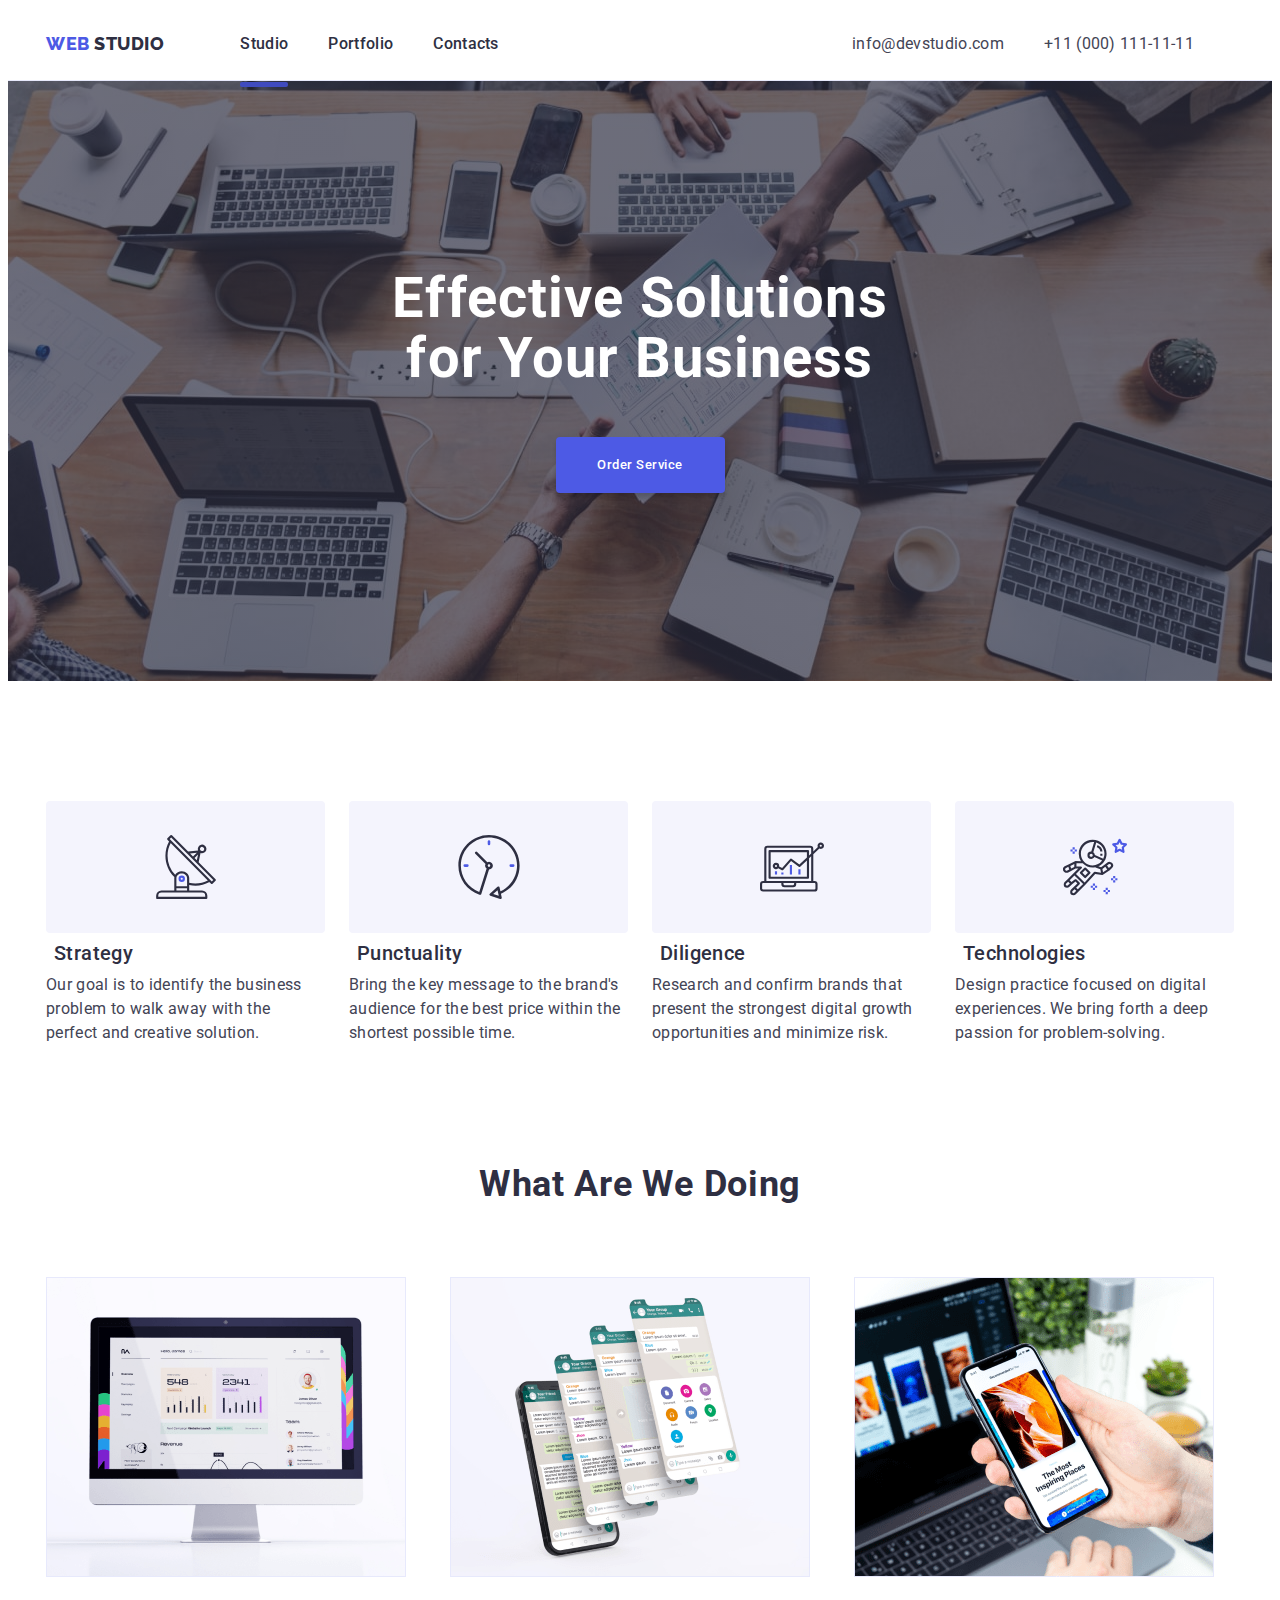
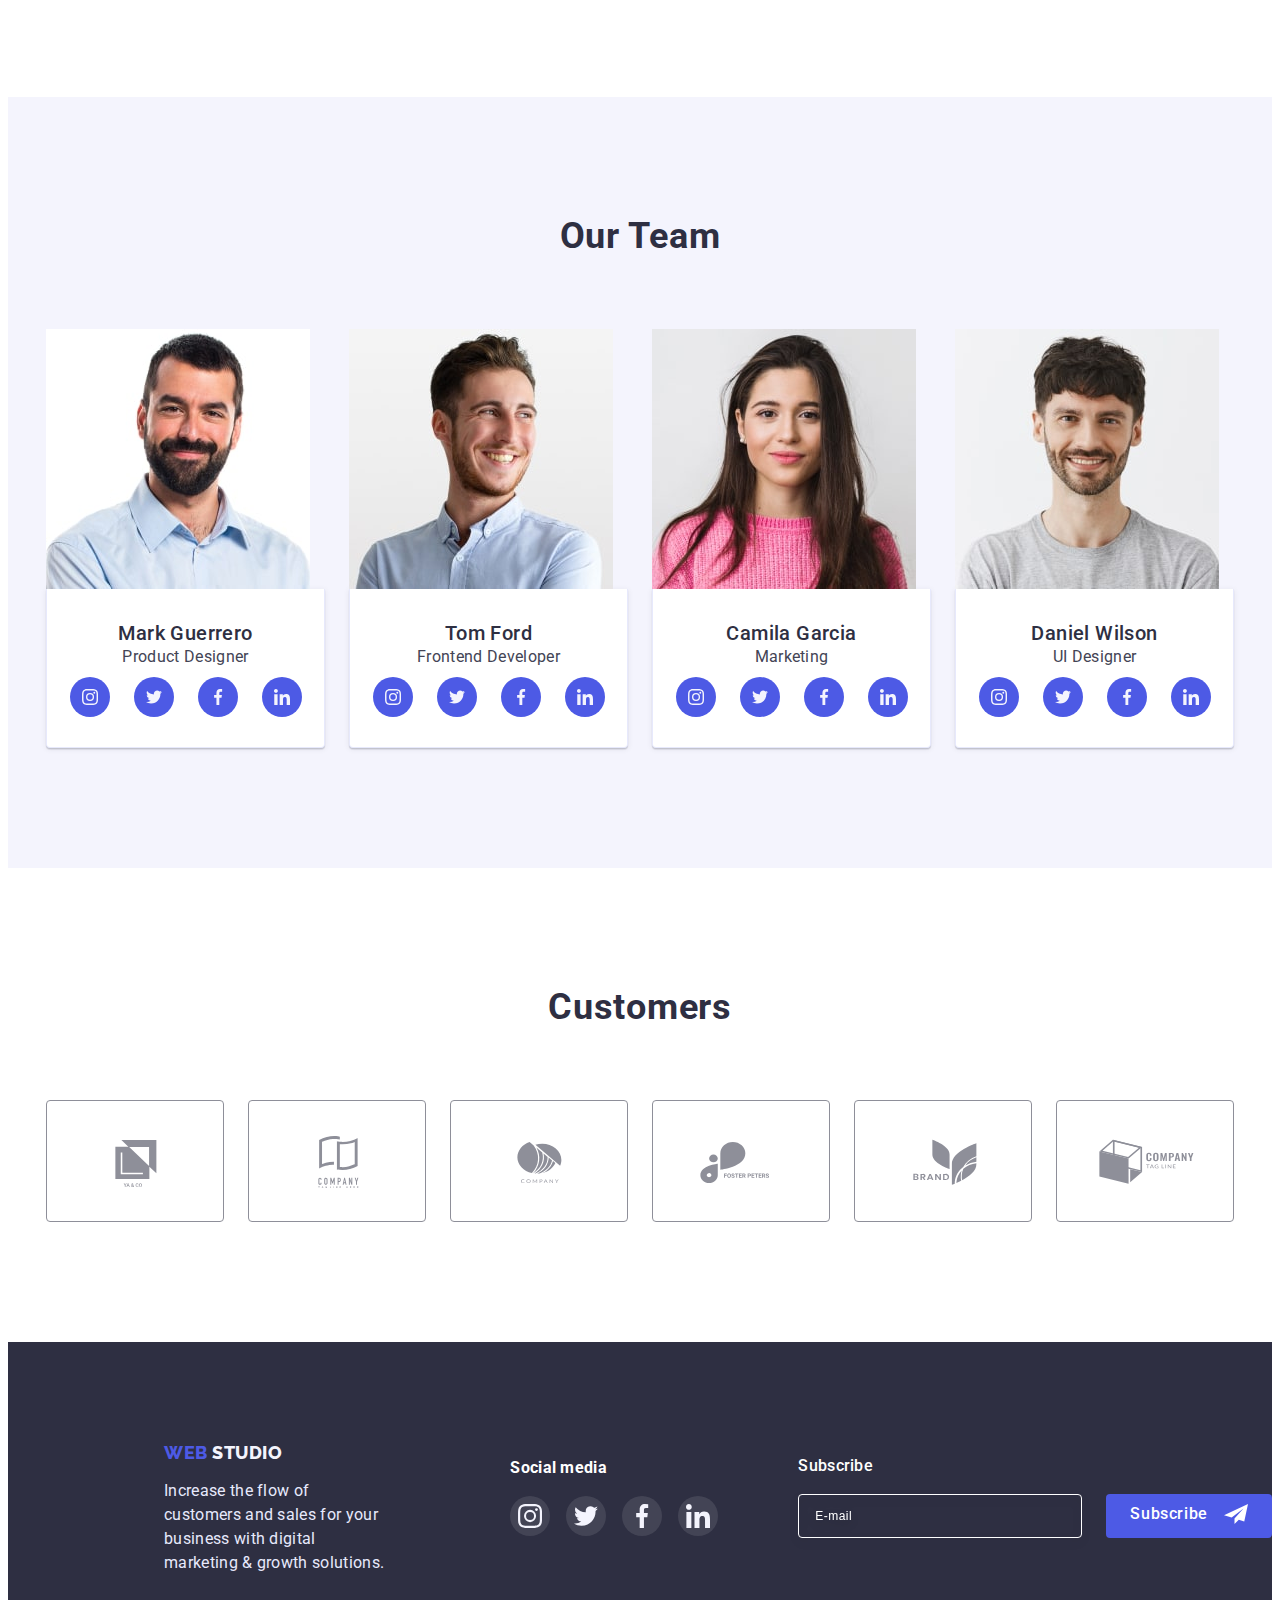
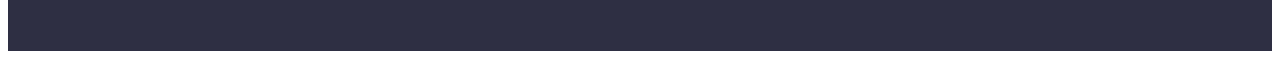
<file: index.html>
<!DOCTYPE html>
<html lang="en">
  <head>
    <meta charset="UTF-8" />
    <meta http-equiv="X-UA-Compatible" content="IE=edge" />
    <meta name="viewport" content="width=device-width, initial-scale=1.0" />
    <link rel="preconnect" href="https://fonts.googleapis.com" />
    <link rel="preconnect" href="https://fonts.gstatic.com" crossorigin />
    <link
      href="https://fonts.googleapis.com/css2?family=Raleway:wght@800&family=Roboto:wght@400;500;700;900&display=swap"
      rel="stylesheet"
    />
    <link
      rel="stylesheet"
      href="https://cdnjs.cloudflare.com/ajax/libs/modern-normalize/1.1.0/modern-normalize.min.css"
      integrity="sha512-wpPYUAdjBVSE4KJnH1VR1HeZfpl1ub8YT/NKx4PuQ5NmX2tKuGu6U/JRp5y+Y8XG2tV+wKQpNHVUX03MfMFn9Q=="
      crossorigin="anonymous"
      referrerpolicy="no-referrer"
    />
    <link rel="stylesheet" href="./css/styles.css" />
    <title>WebStudio</title>
  </head>
  <body>
    <!--! ============HEADER============ -->
    <header class="header">
      <div class="container header-conteiner">
        <a class="logo link" href="./index.html"
          >Web
          <span class="logo-studio">Studio</span>
        </a>
        <nav class="header-nav">
          <ul class="header-list list">
            <li class="header-item">
              <a class="header-link link current link-hover" href="./index.html"
                >Studio</a
              >
            </li>
            <li class="header-item">
              <a class="header-link link link-hover" href="./portfolio.html"
                >Portfolio</a
              >
            </li>
            <li class="header-item">
              <a class="header-link link link-hover" href="">Contacts</a>
            </li>
          </ul>
        </nav>
        <address class="header-address">
          <ul class="header-contact-items list">
            <li class="header-contact-item">
              <a
                class="header-tel link link-hover"
                href="mailto:info@devstudio.com"
                >info@devstudio.com</a
              >
            </li>
            <li class="header-contact-item">
              <a class="header-tel link link-hover" href="tel:+110001111111"
                >+11 (000) 111-11-11</a
              >
            </li>
          </ul>
        </address>
      </div>
    </header>
    <!--! =============1 HERO============ -->
    <main class="main">
      <section class="hero">
        <div class="container hero-container">
          <h1 class="hero-main">Effective Solutions for Your Business</h1>
          <button class="hero-btn" type="button" data-modal-open>
            Order Service
          </button>
        </div>
      </section>
      <!--! ===========2 ABOUT =========== -->
      <section class="section about">
        <div class="container">
          <h2 class="hiden-title">About us</h2>
          <ul class="about-list flex-box list">
            <li class="about-item">
              <div class="about-icon-cont">
                <svg class="about-icon">
                  <use href="./images/svg/about.svg#icon-1"></use>
                </svg>
              </div>
              <h3 class="about-info">Strategy</h3>
              <p class="about-text">
                Our goal is to identify the business problem to walk away with
                the perfect and creative solution.
              </p>
            </li>
            <li class="about-item">
              <div class="about-icon-cont">
                <svg class="about-icon">
                  <use href="./images/svg/about.svg#icon-2"></use>
                </svg>
              </div>
              <h3 class="about-info">Punctuality</h3>
              <p class="about-text">
                Bring the key message to the brand's audience for the best price
                within the shortest possible time.
              </p>
            </li>
            <li class="about-item">
              <div class="about-icon-cont">
                <svg class="about-icon">
                  <use href="./images/svg/about.svg#icon-3"></use>
                </svg>
              </div>
              <h3 class="about-info">Diligence</h3>
              <p class="about-text">
                Research and confirm brands that present the strongest digital
                growth opportunities and minimize risk.
              </p>
            </li>
            <li class="about-item">
              <div class="about-icon-cont">
                <svg class="about-icon">
                  <use href="./images/svg/about.svg#icon-4"></use>
                </svg>
              </div>
              <h3 class="about-info">Technologies</h3>
              <p class="about-text">
                Design practice focused on digital experiences. We bring forth a
                deep passion for problem-solving.
              </p>
            </li>
          </ul>
        </div>
      </section>
      <!--! ==========3 WHAT ARE WE DOING======== -->
      <section class="section examples">
        <div class="container">
          <h2 class="examples-title">What are we doing</h2>
          <ul class="examples-list list flex-box">
            <li class="examples-items">
              <img
                class="examples-img"
                src="./images/what_we_are_doing/img1-min.jpg"
                alt="our-work"
                width="360"
                height="300"
              />
            </li>
            <li class="examples-items">
              <img
                class="examples-img"
                src="./images/what_we_are_doing/img2-min.jpg"
                alt="our-work"
                width="360"
                height="300"
              />
            </li>
            <li class="examples-items">
              <img
                class="examples-img"
                src="./images/what_we_are_doing/img3-min.jpg"
                alt="our-work"
                width="360"
                height="300"
              />
            </li>
          </ul>
        </div>
      </section>
      <!--! =============4 OUR TEAM============== -->
      <section class="section team-section">
        <div class="container">
          <h2 class="team">Our Team</h2>
          <ul class="team-list list flex-box">
            <li class="team-item">
              <img
                class="team-img"
                src="./images/team/1.jpg"
                alt="Mark-Guerrero"
                width="264"
                height="260"
              />
              <div class="cards team-wrap">
                <h3 class="team-name">Mark Guerrero</h3>
                <p class="team-position">Product Designer</p>
                <ul class="team-soc-list list">
                  <li class="team-soc-item">
                    <a href="" class="team-soc-link link">
                      <svg class="team-soc-icons">
                        <use
                          href="./images/svg/social-media.svg#icon-instagram"
                        ></use></svg></a>
                  </li>
                  <li class="team-soc-item">
                    <a href="" class="team-soc-link link">
                      <svg class="team-soc-icons">
                        <use
                          href="./images/svg/social-media.svg#icon-twitter"
                        ></use></svg></a>
                  </li>
                  <li class="team-soc-item">
                    <a href="" class="team-soc-link link"
                      ><svg class="team-soc-icons">
                        <use
                          href="./images/svg/social-media.svg#icon-facebook"
                        ></use></svg ></a>
                  </li>
                  <li class="team-soc-item">
                    <a href="" class="team-soc-link link"
                      ><svg class="team-soc-icons">
                        <use
                          href="./images/svg/social-media.svg#icon-linkedin"
                        ></use></svg ></a>
                  </li>
                </ul>
              </div>
            </li>
            <li class="team-item">
              <img
                class="team-img"
                src="./images/team/2.jpg"
                alt="tom-ford"
                width="264"
                height="260"
              />
              <div class="cards team-wrap">
                <h3 class="team-name">Tom Ford</h3>
                <p class="team-position">Frontend Developer</p>
                <ul class="team-soc-list list">
                  <li class="team-soc-item">
                    <a href="" class="team-soc-link link">
                      <svg class="team-soc-icons">
                        <use
                          href="./images/svg/social-media.svg#icon-instagram"
                        ></use></svg ></a>
                  </li>
                  <li class="team-soc-item">
                    <a href="" class="team-soc-link link">
                      <svg class="team-soc-icons">
                        <use
                          href="./images/svg/social-media.svg#icon-twitter"
                        ></use></svg></a>
                  </li>
                  <li class="team-soc-item">
                    <a href="" class="team-soc-link link"
                      ><svg class="team-soc-icons">
                        <use
                          href="./images/svg/social-media.svg#icon-facebook"
                        ></use></svg ></a>
                  </li>
                  <li class="team-soc-item">
                    <a href="" class="team-soc-link link"
                      ><svg class="team-soc-icons">
                        <use
                          href="./images/svg/social-media.svg#icon-linkedin"
                        ></use></svg ></a>
                  </li>
                </ul>
              </div>
            </li>
            <li class="team-item">
              <img
                class="team-img"
                src="./images/team/3.jpg"
                alt="camila-garcia"
                width="264"
                height="260"
              />
              <div class="cards team-wrap">
                <h3 class="team-name">Camila Garcia</h3>
                <p class="team-position">Marketing</p>
                <ul class="team-soc-list list">
                  <li class="team-soc-item">
                    <a href="" class="team-soc-link link">
                      <svg class="team-soc-icons">
                        <use
                          href="./images/svg/social-media.svg#icon-instagram"
                        ></use></svg></a>
                  </li>
                  <li class="team-soc-item">
                    <a href="" class="team-soc-link link">
                      <svg class="team-soc-icons">
                        <use
                          href="./images/svg/social-media.svg#icon-twitter"
                        ></use></svg></a>
                  </li>
                  <li class="team-soc-item">
                    <a href="" class="team-soc-link link"
                      ><svg class="team-soc-icons">
                        <use
                          href="./images/svg/social-media.svg#icon-facebook"
                        ></use></svg></a>
                  </li>
                  <li class="team-soc-item">
                    <a href="" class="team-soc-link link"
                      ><svg class="team-soc-icons">
                        <use
                          href="./images/svg/social-media.svg#icon-linkedin"
                        ></use></svg></a>
                  </li>
                </ul>
              </div>
            </li>
            <li class="team-item">
              <img
                class="team-img"
                src="./images/team/4.jpg"
                alt="daniel-wilson"
                width="264"
                height="260"
              />
              <div class="cards team-wrap">
                <h3 class="team-name">Daniel Wilson</h3>
                <p class="team-position">UI Designer</p>
                <ul class="team-soc-list list">
                  <li class="team-soc-item">
                    <a href="" class="team-soc-link link">
                      <svg class="team-soc-icons">
                        <use
                          href="./images/svg/social-media.svg#icon-instagram"
                        ></use></svg></a>
                  </li>
                  <li class="team-soc-item">
                    <a href="" class="team-soc-link link">
                      <svg class="team-soc-icons">
                        <use
                          href="./images/svg/social-media.svg#icon-twitter"
                        ></use></svg></a>
                  </li>
                  <li class="team-soc-item">
                    <a href="" class="team-soc-link link"
                      ><svg class="team-soc-icons">
                        <use
                          href="./images/svg/social-media.svg#icon-facebook"
                        ></use></svg></a>
                  </li>
                  <li class="team-soc-item">
                    <a href="" class="team-soc-link link"
                      ><svg class="team-soc-icons">
                        <use
                          href="./images/svg/social-media.svg#icon-linkedin"
                        ></use></svg></a>
                  </li>
                </ul>
              </div>
            </li>
          </ul>
        </div>
      </section>
    </main>
    <!-- ! ============= CUSROMERS ============ -->
    <section class="customers section">
      <div class="container">
        <h2 class="customers-title">Customers</h2>
        <ul class="customers-list list">
          <li class="customers-item">
            <a href="#" class="customers-icon-link">
              <svg class="customers-icon">
                <use href="./images/svg/customers.svg#icon-0"></use>
              </svg>
            </a>
          </li>
          <li class="customers-item">
            <a href="#" class="customers-icon-link">
              <svg class="customers-icon">
                <use href="./images/svg/customers.svg#icon-1"></use>
              </svg>
            </a>
          </li>
          <li class="customers-item">
            <a href="#" class="customers-icon-link">
              <svg class="customers-icon">
                <use href="./images/svg/customers.svg#icon-2"></use>
              </svg>
            </a>
          </li>
          <li class="customers-item">
            <a href="#" class="customers-icon-link">
              <svg class="customers-icon">
                <use href="./images/svg/customers.svg#icon-3"></use>
              </svg>
            </a>
          </li>
          <li class="customers-item">
            <a href="#" class="customers-icon-link">
              <svg class="customers-icon">
                <use href="./images/svg/customers.svg#icon-4"></use>
              </svg>
            </a>
          </li>
          <li class="customers-item">
            <a href="#" class="customers-icon-link">
              <svg class="customers-icon">
                <use href="./images/svg/customers.svg#icon-5"></use>
              </svg>
            </a>
          </li>
        </ul>
      </div>
    </section>
    <!--! ================FOOTER=============== -->
    <footer class="footer">
      <div class="footer-cont">
        <div class="web-studio-cont">
          <a class="logo-web-footer link" href="./index.html"
            >Web
            <span class="logo-studio-footer">Studio</span>
          </a>
          <p class="footer-text">
            Increase the flow of customers and sales for your business with
            digital marketing & growth solutions.
          </p>
        </div>
        <div class="social-media-footer">
          <h3 class="soc-media-title">Social media</h3>
          <ul class="soc-media-list list">
            <li class="soc-media">
              <a href="" class="soc-media-link link">
                <svg class="soc-media-icon">
                  <use
                    href="./images/svg/social-media.svg#icon-instagram"
                  ></use>
                </svg>
              </a>
            </li>
            <li class="soc-media">
              <a href="" class="soc-media-link link">
                <svg class="soc-media-icon">
                  <use href="./images/svg/social-media.svg#icon-twitter"></use>
                </svg>
              </a>
            </li>
            <li class="soc-media">
              <a href="" class="soc-media-link link">
                <svg class="soc-media-icon">
                  <use href="./images/svg/social-media.svg#icon-facebook"></use>
                </svg>
              </a>
            </li>
            <li class="soc-media">
              <a href="" class="soc-media-link link">
                <svg class="soc-media-icon">
                  <use href="./images/svg/social-media.svg#icon-linkedin"></use>
                </svg>
              </a>
            </li>
          </ul>
        </div>
        <div class="subscription">
          <h3 class="subscription-title">Subscribe</h3>
          <div class="subscription-wrap">
            <input type="email"
                    placeholder="E-mail" 
                    class="subscription-mail">
            <button class="subscription-btn"
                    type="submit">
                    <svg class="icon-telegram">
                      <use href="./images/svg/symbol.svg#icon-telegram"></use>
                    </svg>
                    Subscribe</button>
          </div>
        </div>
      </div>
    </footer>
    <!--!   =================MODAL WINDOW============== -->
    <div class="backdrop is-hidden" data-modal>
      <div class="modal">
        <!-- CLOSE BTN -->
        <button class="modal-close-btn" type="button" data-modal-close>
          <svg class="modal-close-btn-icon">
            <use href="./images/svg/symbol.svg#close-modal"></use>
          </svg>
        </button>
        <!-- FORM -->
        <form class="mf">
          <b class="mf-title">Leave your contacts and we will call you back</b>
          <label class="mf-label">
            <span class="mf-input-desc">Name</span>
            <span class="mf-input-wrapper">
              <input
                type="text"
                name="user_name"
                class="mf-input"
                required
                pattern="^[a-zA-Z]+$"
                minlength="2"
              />
              <svg class="mf-icons">
                <use href="./images/svg/mf-icons.svg#icon-user"></use>
              </svg>
            </span>
          </label>
          <label class="mf-label">
            <span class="mf-input-desc">Phone </span>
            <span class="mf-input-wrapper">
              <input
                type="tel"
                name="user_tel"
                class="mf-input"
                required
                pattern="[0-9]{3}[0-9]{9}"
                title="380xxxxxxxxx"
              />
              <svg class="mf-icons">
                <use href="./images/svg/mf-icons.svg#icon-tel"></use>
              </svg>
            </span>
          </label>
          <label class="mf-label">
            <span class="mf-input-desc">Email </span>
            <span class="mf-input-wrapper"><input type="email" name="user_mail" class="mf-input" />
              <svg class="mf-icons">
                <use href="./images/svg/mf-icons.svg#icon-mail"></use>
              </svg>
            </span>
          </label>
          <label class="mf-label">
            <span class="mf-input-desc">Comment </span>
            <textarea 
                class="mf-text" 
                name="user_massege" 
                placeholder="Text input"></textarea>
          </label>
          <input 
          class="mf-check hiden-title" 
          id="user-policy" 
          type="checkbox" 
          name="user_policy" />
          <label for="user-policy" class="mf-check-desc">
            I accept the terms and conditions of the&nbsp;
            <a class="mf-link" href="#">Privacy Policy</a>
          </label>
          <button class="mf-btn" type="submit">Send </button>
        </form>
      </div>
    </div>
    <script src="./js/modal.js"></script>
  </body>
</html>
</file>
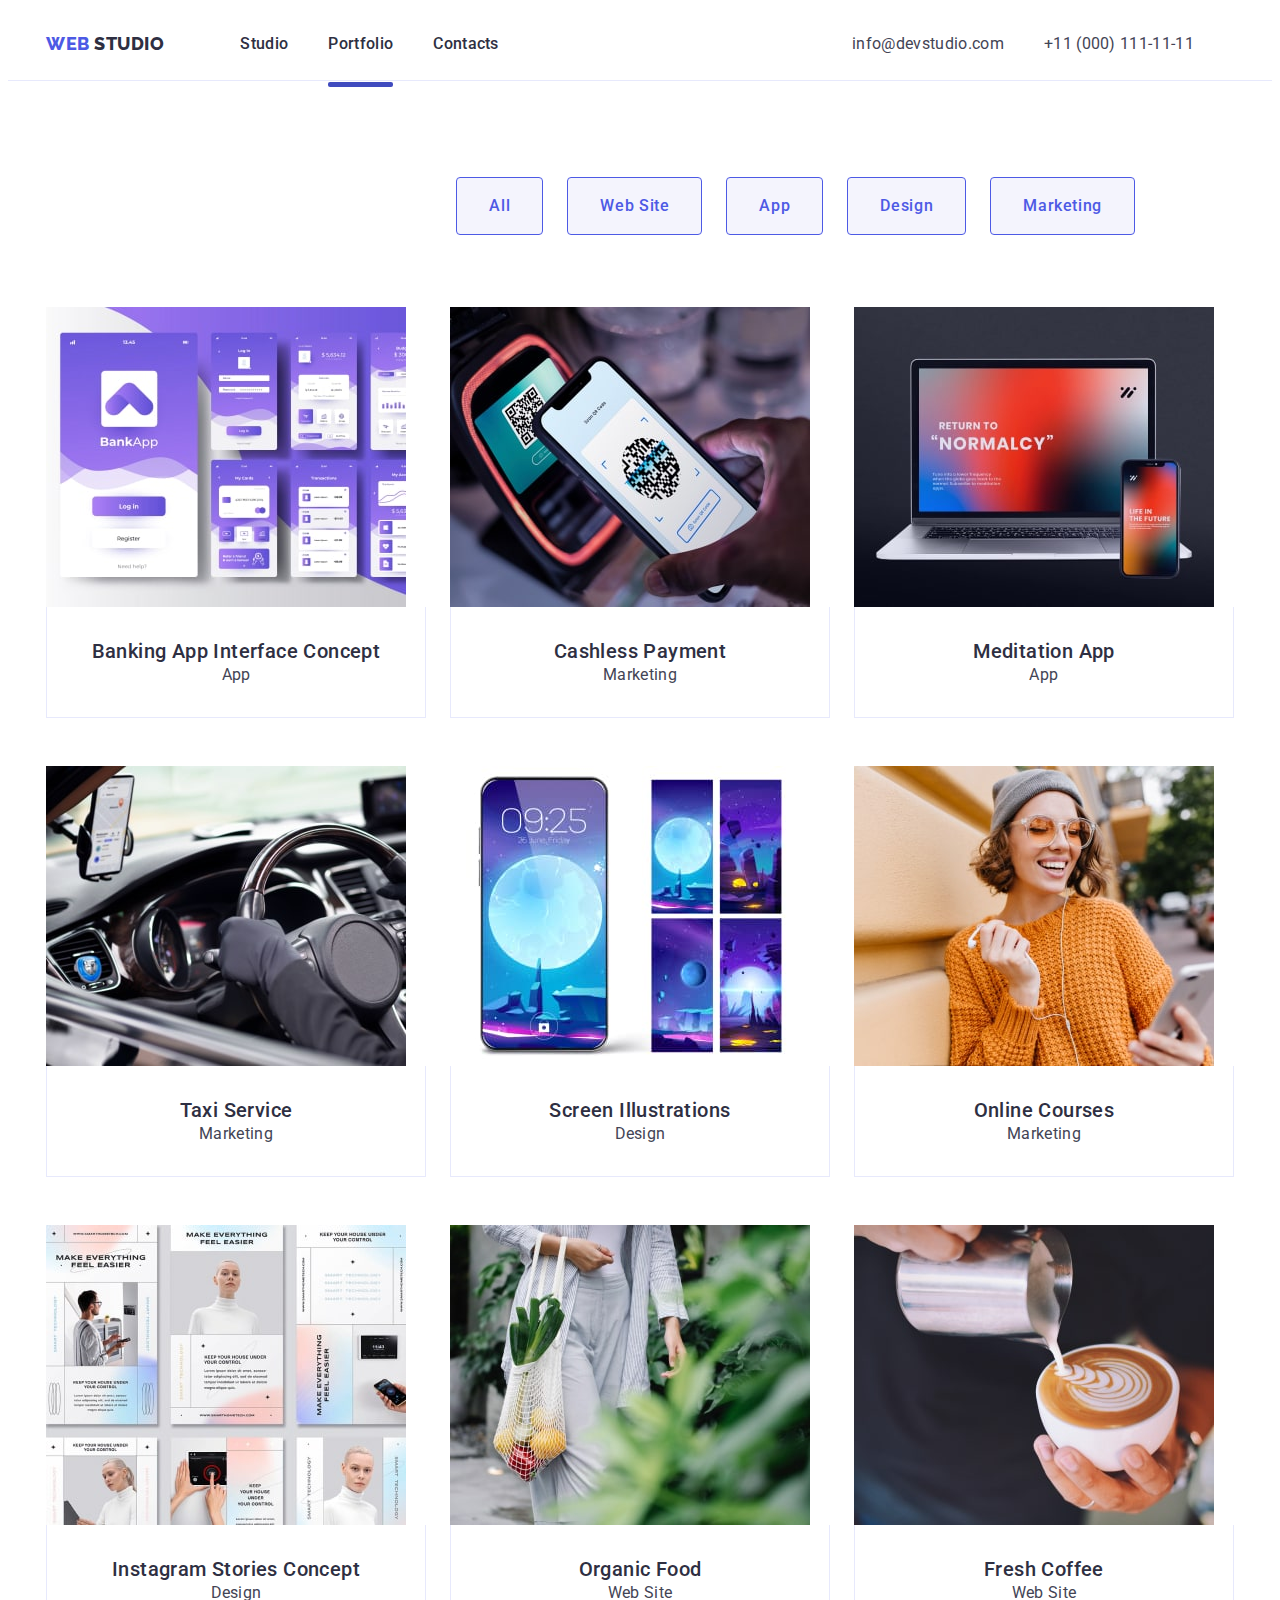
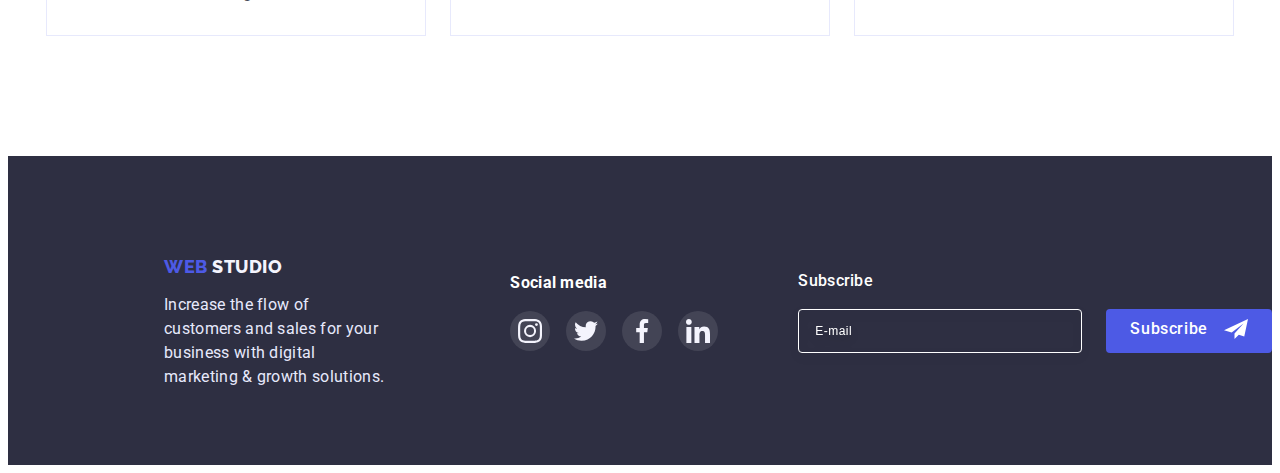
<file: portfolio.html>
<!DOCTYPE html>
<html lang="en">
  <head>
    <meta charset="UTF-8" />
    <meta http-equiv="X-UA-Compatible" content="IE=edge" />
    <meta name="viewport" content="width=device-width, initial-scale=1.0" />
    <link rel="preconnect" href="https://fonts.googleapis.com" />
    <link rel="preconnect" href="https://fonts.gstatic.com" crossorigin />
    <link
      href="https://fonts.googleapis.com/css2?family=Raleway:wght@800&family=Roboto:wght@400;500;700;900&display=swap"
      rel="stylesheet"
    />
    <link
      rel="stylesheet"
      href="https://cdnjs.cloudflare.com/ajax/libs/modern-normalize/1.1.0/modern-normalize.min.css"
      integrity="sha512-wpPYUAdjBVSE4KJnH1VR1HeZfpl1ub8YT/NKx4PuQ5NmX2tKuGu6U/JRp5y+Y8XG2tV+wKQpNHVUX03MfMFn9Q=="
      crossorigin="anonymous"
      referrerpolicy="no-referrer"
    />
    <link rel="stylesheet" href="./css/styles.css" />
    <title>WebStudio</title>
  </head>
  <body>
    <!--! ============HEADER============ -->
    <header class="header">
      <div class="container header-conteiner">
        <a class="logo link" href="./index.html"
          >Web
          <span class="logo-studio">Studio</span>
        </a>
        <nav class="header-nav">
          <ul class="header-list list">
            <li class="header-item">
              <a class="header-link link link-hover" href="./index.html"
                >Studio</a
              >
            </li>
            <li class="header-item">
              <a class="header-link link current link-hover" href="./portfolio.html"
                >Portfolio</a
              >
            </li>
            <li class="header-item">
              <a class="header-link link link-hover" href="">Contacts</a>
            </li>
          </ul>
        </nav>
        <address class="header-address">
          <ul class="header-contact-items list">
            <li class="header-contact-item">
              <a
                class="header-tel link link-hover"
                href="mailto:info@devstudio.com"
                >info@devstudio.com</a
              >
            </li>
            <li class="header-contact-item">
              <a class="header-tel link link-hover" href="tel:+110001111111"
                >+11 (000) 111-11-11</a
              >
            </li>
          </ul>
        </address>
      </div>
    </header>
    <main>
      <!-- !=============GALLERY============== -->
      <section class="gallery">
        <div class="container">
          <h1 hidden>Portfolio</h1>
          <ul class="menu-gallery list flex-box">
            <li class="menu-gallery-item">
              <button type="button" class="gallery-btn">All</button>
            </li>
            <li class="menu-gallery-item">
              <button type="button" class="gallery-btn">Web Site</button>
            </li>
            <li class="menu-gallery-item">
              <button type="button" class="gallery-btn">App</button>
            </li>
            <li class="menu-gallery-item">
              <button type="button" class="gallery-btn">Design</button>
            </li>
            <li class="menu-gallery-item">
              <button type="button" class="gallery-btn">Marketing</button>
            </li>
          </ul>
          <ul class="gallery-items list">
            <li class="gallery-item">
              <a href="./portfolio.html" class="link gallery-link">
                <div class="gallery-overlay">
                  <img
                    width="360"
                    height="300"
                    src="./images/gallery/1.jpg"
                    alt="gallery-item"
                  />
                  <p class="overlay-text">
                    14 Stylish and User-Friendly App Design Concepts · Task
                    Manager App · Calorie Tracker App · Exotic Fruit Ecommerce
                    App · Cloud Storage App
                  </p>
                </div>
                <div class="cards">
                  <h2 class="gallery-title">Banking App Interface Concept</h2>
                  <p class="gallery-text">App</p>
                </div>
              </a>
            </li>
            <li class="gallery-item">
              <a href="./portfolio.html" class="link gallery-link">
                <div class="gallery-overlay">
                  <img
                    width="360"
                    height="300"
                    src="./images/gallery/2.jpg"
                    alt="gallery-item"
                  />
                  <p class="overlay-text">
                    14 Stylish and User-Friendly App Design Concepts · Task
                    Manager App · Calorie Tracker App · Exotic Fruit Ecommerce
                    App · Cloud Storage App
                  </p>
                </div>
                <div class="cards">
                  <h2 class="gallery-title">Cashless Payment</h2>
                  <p class="gallery-text">Marketing</p>
                </div>
              </a>
            </li>
            <li class="gallery-item">
              <a href="./portfolio.html" class="link gallery-link">
                <div class="gallery-overlay">
                  <img
                    width="360"
                    height="300"
                    src="./images/gallery/3.jpg"
                    alt="gallery-item"
                  />
                  <p class="overlay-text">
                    14 Stylish and User-Friendly App Design Concepts · Task
                    Manager App · Calorie Tracker App · Exotic Fruit Ecommerce
                    App · Cloud Storage App
                  </p>
                </div>
                <div class="cards">
                  <h2 class="gallery-title">Meditation App</h2>
                  <p class="gallery-text">App</p>
                </div>
              </a>
            </li>
            <li class="gallery-item">
              <a href="./portfolio.html" class="link gallery-link">
                <div class="gallery-overlay">
                  <img
                    width="360"
                    height="300"
                    src="./images/gallery/4.jpg"
                    alt="gallery-item"
                  />
                  <p class="overlay-text">
                    14 Stylish and User-Friendly App Design Concepts · Task
                    Manager App · Calorie Tracker App · Exotic Fruit Ecommerce
                    App · Cloud Storage App
                  </p>
                </div>
                <div class="cards">
                  <h2 class="gallery-title">Taxi Service</h2>
                  <p class="gallery-text">Marketing</p>
                </div>
              </a>
            </li>
            <li class="gallery-item">
              <a href="./portfolio.html" class="link gallery-link">
                <div class="gallery-overlay">
                  <img
                    width="360"
                    height="300"
                    src="./images/gallery/5.jpg"
                    alt="gallery-item"
                  />
                  <p class="overlay-text">
                    14 Stylish and User-Friendly App Design Concepts · Task
                    Manager App · Calorie Tracker App · Exotic Fruit Ecommerce
                    App · Cloud Storage App
                  </p>
                </div>
                <div class="cards">
                  <h2 class="gallery-title">Screen Illustrations</h2>
                  <p class="gallery-text">Design</p>
                </div>
              </a>
            </li>
            <li class="gallery-item">
              <a href="./portfolio.html" class="link gallery-link">
                <div class="gallery-overlay">
                  <img
                    width="360"
                    height="300"
                    src="./images/gallery/6.jpg"
                    alt="gallery-item "
                  />
                  <p class="overlay-text">
                    14 Stylish and User-Friendly App Design Concepts · Task
                    Manager App · Calorie Tracker App · Exotic Fruit Ecommerce
                    App · Cloud Storage App
                  </p>
                </div>
                <div class="cards">
                  <h2 class="gallery-title">Online Courses</h2>
                  <p class="gallery-text">Marketing</p>
                </div>
              </a>
            </li>
            <li class="gallery-item">
              <a href="./portfolio.html" class="link gallery-link">
                <div class="gallery-overlay">
                  <img
                    width="360"
                    height="300"
                    src="./images/gallery/7.jpg"
                    alt="gallery-item "
                  />
                  <p class="overlay-text">
                    14 Stylish and User-Friendly App Design Concepts · Task
                    Manager App · Calorie Tracker App · Exotic Fruit Ecommerce
                    App · Cloud Storage App
                  </p>
                </div>
                <div class="cards">
                  <h2 class="gallery-title">Instagram Stories Concept</h2>
                  <p class="gallery-text">Design</p>
                </div>
              </a>
            </li>
            <li class="gallery-item">
              <a href="./portfolio.html" class="link gallery-link">
                <div class="gallery-overlay">
                  <img
                    width="360"
                    height="300"
                    src="./images/gallery/8.jpg"
                    alt="gallery-item "
                  />
                  <p class="overlay-text">
                    14 Stylish and User-Friendly App Design Concepts · Task
                    Manager App · Calorie Tracker App · Exotic Fruit Ecommerce
                    App · Cloud Storage App
                  </p>
                </div>
                <div class="cards">
                  <h2 class="gallery-title">Organic Food</h2>
                  <p class="gallery-text">Web Site</p>
                </div>
              </a>
            </li>
            <li class="gallery-item">
              <a href="./portfolio.html" class="link gallery-link">
                <div class="gallery-overlay">
                  <img
                    width="360"
                    height="300"
                    src="./images/gallery/9.jpg"
                    alt="gallery-item "
                  />
                  <p class="overlay-text">
                    14 Stylish and User-Friendly App Design Concepts · Task
                    Manager App · Calorie Tracker App · Exotic Fruit Ecommerce
                    App · Cloud Storage App
                  </p>
                </div>
                <div class="cards">
                  <h2 class="gallery-title">Fresh Coffee</h2>
                  <p class="gallery-text">Web Site</p>
                </div>
              </a>
            </li>
          </ul>
        </div>
      </section>
    </main>
    <!--! ============FOOTER============ -->
    <footer class="footer">
      <div class="footer-cont">
        <div class="web-studio-cont">
          <a class="logo-web-footer link" href="./index.html"
            >Web
            <span class="logo-studio-footer">Studio</span>
          </a>
          <p class="footer-text">
            Increase the flow of customers and sales for your business with
            digital marketing & growth solutions.
          </p>
        </div>
        <div class="social-media-footer">
          <h3 class="soc-media-title">Social media</h3>
          <ul class="soc-media-list list">
            <li class="soc-media">
              <a href="" class="soc-media-link link">
                <svg class="soc-media-icon">
                  <use
                    href="./images/svg/social-media.svg#icon-instagram"
                  ></use>
                </svg>
              </a>
            </li>
            <li class="soc-media">
              <a href="" class="soc-media-link link">
                <svg class="soc-media-icon">
                  <use href="./images/svg/social-media.svg#icon-twitter"></use>
                </svg>
              </a>
            </li>
            <li class="soc-media">
              <a href="" class="soc-media-link link">
                <svg class="soc-media-icon">
                  <use href="./images/svg/social-media.svg#icon-facebook"></use>
                </svg>
              </a>
            </li>
            <li class="soc-media">
              <a href="" class="soc-media-link link">
                <svg class="soc-media-icon">
                  <use href="./images/svg/social-media.svg#icon-linkedin"></use>
                </svg>
              </a>
            </li>
          </ul>
        </div>
        <div class="subscription">
          <h3 class="subscription-title">Subscribe</h3>
          <div class="subscription-wrap">
            <input type="mail"
                    placeholder="E-mail" 
                    class="subscription-mail">
            <button class="subscription-btn"
                    type="submit">
                    <svg class="icon-telegram">
                      <use href="./images/svg/symbol.svg#icon-telegram"></use>
                    </svg>
                    Subscribe</button>
          </div>
        </div>
      </div>
    </footer>
  </body>
</html>
</file>
<file: css/styles.css>
/* ! ==========PRESET========== */
:root {
  --iris: #4d5ae5;
  --ocean: #404bbf;
  --navy-blue: #2e2f42;
  --green: #31d0aa;
  --slate: #434455;
  --light-slate: #8e8f99;
  --cornflower: #e7e9fc;
  --cold: #f4f4fd;
  --white: #ffffff;
  --transition: 250ms cubic-bezier(0.4, 0, 0.2, 1);
  /* --transition: 700ms cubic-bezier(0.4, 0, 0.2, 1) 50ms; */
}
p,
h1,
h2,
h3,
h4 {
  margin: 0;
}
ul {
  margin-top: 0;
  margin-bottom: 0;
  padding-left: 0;
}
img {
  display: block;
}
button {
  cursor: pointer;
}
body {
  font-family: 'Roboto', sans-serif;
  color: var(--slate);
}
address {
  font-style: normal;
}
.link {
  text-decoration: none;
}
.list {
  list-style: none;
}
.container {
  max-width: 1188px;
  margin: auto;
  padding-left: 15px;
  padding-right: 15px;
}
.flex-box {
  display: flex;
  gap: 24px;
  flex-wrap: wrap;
}
.section {
  padding: 120px 0;
}
/** !============HEADER============ */
.header {
  padding: 24px 0;
  border-bottom: 1px solid var(--cornflower);
}
.logo {
  font-family: 'Raleway', sans-serif;
  font-weight: 800;
  font-size: 18px;
  line-height: 1.17;
  letter-spacing: 0.03em;
  text-transform: uppercase;
  color: var(--iris);
  margin-right: 76px;
}
.logo-studio {
  color: var(--navy-blue);
}
.header-list {
  display: flex;
  align-items: center;
  gap: 40px;
}
.header-link {
  font-weight: 500;
  line-height: 1.5;
  letter-spacing: 0.02em;
  color: var(--navy-blue);
  position: relative;
  display: block;
  transition: color var(--transition);
}

.header-address {
  line-height: 1.5;
  font-style: normal;
  letter-spacing: 0.02em;
  margin-left: auto;
}
.header-contact-items {
  display: flex;
  align-items: center;
}
.header-contact-item {
  margin-right: 40px;
}
.header-link.current::after {
  content: '';
  position: absolute;
  width: 100%;
  height: 5px;
  left: 0;
  top: 50px;
  background: var(--ocean);
  border-radius: 2px;
}
.header-tel {
  color: var(--slate);
}
.link-hover {
  transition: color var(--transition);
}
.link-hover:focus,
.link-hover:hover {
  color: var(--ocean);
}
.header-conteiner {
  display: flex;
  align-items: center;
}
/**  =============HERO============ --> */

.hero {
  background-color: var(--navy-blue);
  background-image: linear-gradient(
      rgba(46, 47, 66, 0.7),
      rgba(46, 47, 66, 0.7)
    ),
    url(../images/hero-min.jpg);
  background-repeat: no-repeat;
  background-position: center;
  background-size: cover;
  margin: auto;
  padding-top: 188px;
  padding-bottom: 188px;
  text-align: center;
  max-width: 1440px;
}
.hero-main {
  font-size: 56px;
  line-height: 1.07;
  letter-spacing: 0.02em;
  color: var(--white);
  max-width: 496px;
  margin-right: auto;
  margin-left: auto;
}
.hero-btn {
  background-color: var(--iris);
  box-shadow: 0px 4px 4px rgba(0, 0, 0, 0.15);
  border-radius: 4px;
  border: 0;
  font-weight: 500;
  line-height: 1.5;
  letter-spacing: 0.04em;
  color: var(--white);
  font-family: inherit;
  margin-top: 48px;
  min-width: 169px;
  height: 56px;
  transition: background-color var(--transition);
}
.hero-btn:focus,
.hero-btn:hover {
  background-color: var(--ocean);
}
/** ===========ABOUT =========== --> */
.about-list {
  flex-wrap: nowrap;
}
.hiden-title {
  position: absolute;
  width: 1px;
  height: 1px;
  margin: -1px;
  border: 0;
  padding: 0;
  white-space: nowrap;
  clip-path: inset(100%);
  clip: rect(0 0 0 0);
  overflow: hidden;
}
.about-icon-cont {
  display: flex;
  justify-content: center;
  align-items: center;
  background-color: var(--cold);
  height: 112px;
  padding: 10px 0;
  border-radius: 4px;
  margin-bottom: 8px;
}
.about-icon {
  width: 64px;
  height: 64px;
}
.about-info {
  font-weight: 500;
  font-size: 20px;
  line-height: 1.2;
  letter-spacing: 0.02em;
  color: var(--navy-blue);
  margin: 8px;
}
.about-text {
  line-height: 1.5;
  letter-spacing: 0.02em;
  color: var(--slate);
}
.about-item {
  flex-basis: calc((100% - 72px) / 4);
}
/** ==========WHAT ARE WE DOING======== --> */
.examples {
  padding-top: 0;
}
.examples-items {
  flex-basis: calc((100% - 2 * 24px) / 3);
}
.examples-title {
  font-size: 36px;
  line-height: 1.11;
  text-align: center;
  letter-spacing: 0.02em;
  text-transform: capitalize;
  color: var(--navy-blue);
  margin-bottom: 72px;
}
/** =============OUR TEAM============== --> */
.team-section {
  background-color: var(--cold);
}
.team {
  font-size: 36px;
  line-height: 1.11;
  text-align: center;
  letter-spacing: 0.02em;
  text-transform: capitalize;
  color: var(--navy-blue);
  margin-bottom: 72px;
}
.team-item {
  flex-basis: calc((100% - 3 * 24px) / 4);
}
.team-name {
  font-weight: 500;
  font-size: 20px;
  line-height: 1.2;
  letter-spacing: 0.02em;
  color: var(--navy-blue);
  padding-top: 32px;
}
.team-position {
  line-height: 24px;
  letter-spacing: 0.02em;
  color: var(--slate);
}
.team-soc-list {
  display: flex;
  justify-content: center;
  gap: 24px;
  margin-top: 8px;
}
.team-soc-item {
  width: 40px;
  height: 40px;
}
.team-soc-link {
  width: 100%;
  height: 100%;
  border-radius: 100%;
  background-color: var(--iris);
  display: flex;
  align-items: center;
  justify-content: center;
  transition: background-color var(--transition);
}
.team-soc-link:hover,
.team-soc-link:focus {
  background-color: var(--ocean);
}
.team-soc-icons {
  width: 16px;
  height: 16px;
  fill: var(--cold);
}
.team-wrap {
  box-shadow: 0px 1px 6px rgba(46, 47, 66, 0.08),
    0px 1px 1px rgba(46, 47, 66, 0.16), 0px 2px 1px rgba(46, 47, 66, 0.08);
  border-radius: 0px 0px 4px 4px;
}
/** ============= CUSROMERS ============ */
.customers-title {
  margin-bottom: 72px;
  font-size: 36px;
  line-height: 1.11;
  text-align: center;
  letter-spacing: 0.02em;
  text-transform: capitalize;
  color: var(--navy-blue);
}
.customers-list {
  display: flex;
  justify-content: center;
  align-items: center;
  flex-wrap: wrap;
  gap: 24px;
}
.customers-item {
  flex-basis: calc((100% - 5 * 24px) / 6);
}
.customers-icon-link {
  display: flex;
  justify-content: center;
  align-items: center;
  padding: 16px 32px;
  height: 88px;
  border: 1px solid var(--light-slate);
  border-radius: 4px;
  color: var(--light-slate);
  transition: color var(--transition);
}
.customers-icon {
  width: 104px;
  height: 56px;
  fill: currentColor;
}
.customers-icon-link:hover,
.customers-icon-link:focus {
  color: var(--ocean);
  border-color: var(--ocean);
}

/**-- ================FOOTER=============== --> */
.footer {
  background-color: var(--navy-blue);
  padding-top: 100px;
  padding-bottom: 100px;
}
.footer-cont {
  display: flex;
  justify-content:center;
  align-items: center;
  max-width: 1188px;
  padding-left: 156px;
}
.web-studio-cont {
  text-align: left;
  margin-right: 120px;
}
.footer-text {
  line-height: 1.5;
  font-size: 16px;
  letter-spacing: 0.02em;
  color: var(--cornflower);
  max-width: 264px;
  height: 72px;
  margin-top: 16px;
}
.logo-web-footer {
  font-family: 'Raleway', sans-serif;
  font-weight: 800;
  font-size: 18px;
  line-height: 1.17;
  letter-spacing: 0.03em;
  text-transform: uppercase;
  color: var(--iris);
}
.logo-studio-footer {
  color: var(--cold);
}
.soc-media-list {
  display: flex;
  gap: 16px;
}

.soc-media-title {
  font-size: 16px;
  line-height: 150%; /* 24/16 */
  letter-spacing: 0.02em;
  margin-bottom: 16px;
  color: var(--white);
}
.soc-media-item {
  padding: 8px;
}
.soc-media-icon {
  width: 24px;
  height: 24px;
  fill: var(--cold);
}
.soc-media-link {
  display: flex;
  align-items: center;
  justify-content: center;
  border-radius: 100%;
  width: 40px;
  height: 40px;
  background-color: var(--cold);
  background-color: rgba(255, 255, 255, 0.1);
  transition: background-color var(--transition);
}
.soc-media-link:hover,
.soc-media-link:focus {
  background-color: var(--green);
}
.subscription {
  margin-left: 80px;
}
.subscription-title {
  font-weight: 500;
  font-size: 16px;
  line-height: 150%;
  letter-spacing: 0.02em;
  color: var(--white);
  margin-bottom: 16px;
}
.subscription-wrap {
  display: flex;
}
.subscription-mail {
  background-color: transparent;
  border: 1px solid var(--white);
  filter: drop-shadow(0px 4px 4px rgba(0, 0, 0, 0.15));
  border-radius: 4px;
  font-weight: 400;
  font-size: 12px;
  line-height: 200%;
  letter-spacing: 0.04em;
  color: var(--white);
  min-width: 264px;
  height: 40px;
  padding-left:16px;
  margin-right: 24px;
}
.subscription-mail:focus {
  outline-width: 0;
  border-color: var(--iris);
}
.subscription-mail::placeholder {
  color: var(--white);
}
.subscription-btn {
  display: flex;
  flex-direction:row-reverse;
  gap: 16px;
  background-color: var(--iris);
  border-radius: 4px;
  border: 0;
  padding: 8px 24px;
  font-weight: 500;
  font-family: inherit;
  font-size: 16px;
  line-height: 150%;
  letter-spacing: 0.04em;
  color: var(--white);
  transition: background-color var(--transition);
}
.subscription-btn:hover,
.subscription-btn:focus {
  background-color: var(--ocean);
}
.icon-telegram {
  width: 24px;
  height: 24px;
  fill: var(--white);
}
/*!```````````````P O R T F O L I O```````````````` */
.menu-gallery {
  padding-top: 96px;
  padding-right: 99px;
  justify-content: flex-end;
}
.gallery-btn {
  color: var(--iris);
  padding: 16px 32px;
  border: 1px solid;
  border-radius: 4px;
  font-weight: 500;
  font-size: 16px;
  line-height: 1.5;
  letter-spacing: 0.04em;
  background: var(--cold);
  font-family: inherit;
  transition: background-color var(--transition);
}
.gallery-btn:focus,
.gallery-btn:hover {
  color: var(--white);
  background: #404bbf;
  box-shadow: 0px 3px 1px rgba(0, 0, 0, 0.1), 0px 2px 1px rgba(0, 0, 0, 0.08),
    0px 2px 2px rgba(0, 0, 0, 0.12);
  border-radius: 4px;
}
.gallery-items {
  padding-bottom: 120px;
  display: flex;
  flex-wrap: wrap;
  column-gap: 24px;
  row-gap: 48px;
  margin-top: 72px;
}
.gallery-item {
  width: calc((100% - 48px) / 3);
  transition: box-shadow var(--transition);
}
.gallery-item:hover,
.about-item:focus {
  border: 1px solid #f4f4fd;
  box-shadow: 0px 1px 6px rgba(46, 47, 66, 0.08),
    0px 1px 1px rgba(46, 47, 66, 0.16), 0px 2px 1px rgba(46, 47, 66, 0.08);
}
.gallery-title {
  font-weight: 500;
  font-size: 20px;
  line-height: 1.2;
  letter-spacing: 0.02em;
  color: var(--navy-blue);
  padding-top: 32px;
}
.gallery-text {
  font-weight: 400;
  line-height: 1.5;
  letter-spacing: 0.02em;
  color: var(--slate);
}
.cards {
  padding-bottom: 30px;
  border: 1px solid var(--cornflower);
  background-color: var(--white);
  text-align: center;
  border-top: none;
}
.gallery-link {
  display: block;
}
.gallery-link:hover .overlay-text,
.gallery-link:focus .overlay-text {
  transform: translate(0, 0);
}
.gallery-overlay {
  position: relative;
  overflow: hidden;
}
.overlay-text {
  position: absolute;
  left: 0;
  top: 0;
  width: 100%;
  height: 100%;
  overflow-y: auto;
  transform: translate(0, 100%);
  transition: transform var(--transition);
  font-weight: 400;
  line-height: 1.5;
  letter-spacing: 0.02em;
  color: var(--cold);
  background-color: var(--iris);
  padding-top: 40px;
  padding-left: 32px;
  padding-right: 32px;
}
/* !=================MODAL WINDOW============== */
.backdrop {
  position: fixed;
  top: 0;
  left: 0;
  width: 100%;
  height: 100%;
  background-color: rgba(46, 47, 66, 0.4);
  z-index: 100;
  transition: opacity var(--transition), visibility var(--transition),
    transform var(--transition);
}
.backdrop.is-hidden {
  opacity: 0;
  visibility: hidden;
  pointer-events: none;
}
.backdrop.is-hidden .modal {
  transform: translate(-50%, -50%), scale(1.2);
}
.modal {
  position: absolute;
  top: 50%;
  left: 50%;
  transform: translate(-50%, -50%);
  max-width: 100%;
  width: 408px;
  min-height: 584px;
  background: #fcfcfc;
  box-shadow: 0px 1px 1px rgba(0, 0, 0, 0.14), 0px 1px 3px rgba(0, 0, 0, 0.12),
    0px 2px 1px rgba(0, 0, 0, 0.2);
  border-radius: 4px;
  padding: 24px;
  padding-top: 72px;
}
.modal-close-btn {
  position: absolute;
  top: 24px;
  right: 24px;
  background-color: transparent;
  background-color: var(--cornflower);
  border: 1px solid rgba(0, 0, 0, 0.1);
  padding: 0;
  width: 24px;
  height: 24px;
  border-radius: 50%;
  display: flex;
  justify-content: center;
  align-items: center;
  transition: background-color var(--transition);
}
.modal-close-btn-icon {
  width: 8px;
  height: 8px;
  fill: var(--navy-blue);
  transition: fill var(--transition);
}
.modal-close-btn:hover,
.modal-close-btn:focus {
  background-color: var(--ocean);
}
.modal-close-btn:hover .modal-close-btn-icon,
.modal-close-btn:focus .modal-close-btn-icon {
  fill: var(--white);
}
/* MODAL FORM (MF) */
.mf {
  display: flex;
  flex-direction: column;
}
.mf-input {
  width: 100%;
  height: 40px;
  border: 1px solid rgba(46, 47, 66, 0.2);
  background-color: transparent;
  border-radius: 4px;
  padding-left: 38px;
  color: var(--navy-blue);
  font-weight: 400;
  font-size: 16px;
  line-height: 150%;
  letter-spacing: 0.02em;
  transition: border-color var(--transition);
}
.mf-input-wrapper {
  position: relative;
}
.mf-input:focus {
  outline-width: 0;
  border-color: var(--iris);
}
.mf-icons {
  position: absolute;
  top: 50%;
  left: 16px;
  transform: translateY(-50%);
  display: block;
  width: 12px;
  height: 12px;
  fill: var(--navy-blue);
  transition: fill var(--transition);
}
.mf-input:focus + .mf-icons {
  fill: var(--iris);
}
.mf-input-desc {
  display: block;
  font-family: 'Roboto';
  font-style: normal;
  font-weight: 400;
  font-size: 12px;
  line-height: 117%; /* 14/12 */
  letter-spacing: 0.01em;
  color: var(--light-slate);
  margin-top: 8px;
  margin-bottom: 4px;
}
.mf-text {
  width: 100%;
  resize: none;
  border-color: transparent;
  height: 120px;
  border: 1px solid rgba(46, 47, 66, 0.2);
  border-radius: 4px;
  font-weight: 400;
  font-size: 12px;
  line-height: 117%;
  letter-spacing: 0.04em;
  transition: border-color var(--transition);
  padding: 8px;
}
.mf-text::placeholder {
  color: rgba(46, 47, 66, 0.4);
}
.mf-text:focus {
  outline-width: 0;
  border-color: var(--iris);
}

.mf-title {
  font-size: 16px;
  margin-bottom: 16px;
  font-weight: 500;
  line-height: 150%; /* 24/16 */
  letter-spacing: 0.02em;
  color: var(--navy-blue);
}
.mf-check-desc::before {
  content: '';
  display: inline-block;
  cursor: pointer;
  width: 16px;
  height: 16px;
  border: 1px solid #2e2f42;
  border-radius: 2px;
  margin-right: 8px;
  vertical-align: middle;
}
.mf-check:checked + .mf-check-desc::before {
  outline-width: 0;
  background: var(--ocean);
  border-color: 1px solid var(--ocean);
  background-image: url(../images/svg/checkboox-icon.svg);
  background-repeat: no-repeat;
  background-position: center;
}
.mf-check-desc {
  display: flex;
  align-items: center;
  font-weight: 400;
  font-size: 12px;
  line-height: 117%;
  letter-spacing: 0.04em;
  color: var(--light-slate);
  margin-top: 16px;
  margin-bottom: 24px;
}
.mf-link {
  color: var(--ocean);
  transform: color var(--transition);
}
.mf-link:hover,
.mf-link:focus {
  color: var(--iris);
}
.mf-btn {
  width: 169px;
  height: 56px;
  background: var(--iris);
  box-shadow: 0px 4px 4px rgba(0, 0, 0, 0.15);
  border-radius: 4px;
  color: var(--white);
  border: 0;
  font-weight: 500;
  line-height: 1.5;
  letter-spacing: 0.04em;
  font-family: inherit;
  min-width: 169px;
  height: 56px;
  transition: background-color var(--transition);
  align-self: center;
}
.mf-btn:focus,
.mf-btn:hover {
  background-color: var(--ocean);
}
</file>
